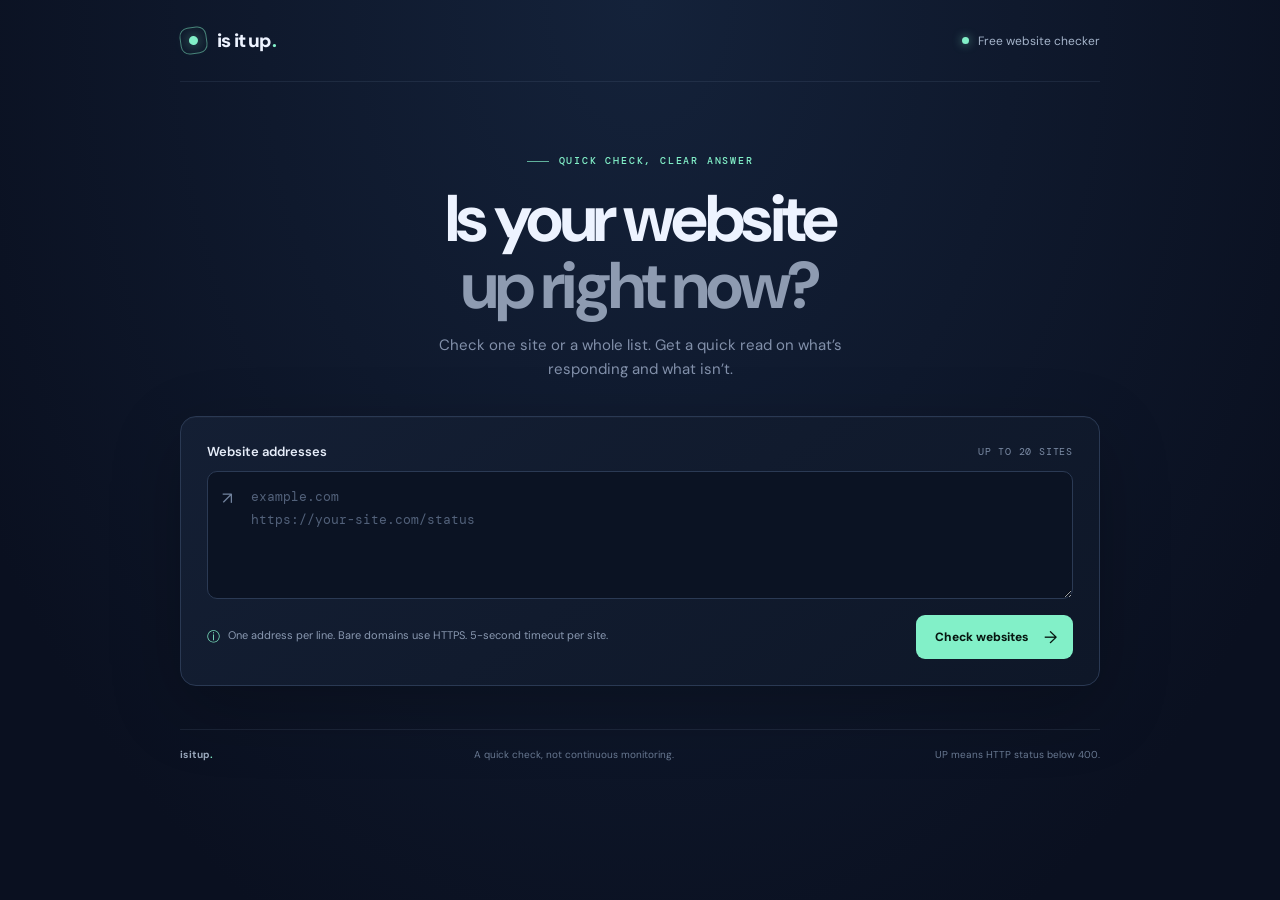
<file: docs/index.html>
<!DOCTYPE html>
<html lang="en">
<head>
  <meta charset="utf-8">
  <meta name="viewport" content="width=device-width, initial-scale=1">
  <meta name="theme-color" content="#0a1020">
  <meta name="description" content="Check whether websites are reachable. Get clear up, down, and unknown results in seconds.">
  <title>Is it up? — Website status checker</title>
  <link rel="stylesheet" href="style.css">
</head>
<body>
  <main class="page-shell">
    <header class="topbar">
      <a class="brand" href="./" aria-label="Is it up home"><span class="brand-mark" aria-hidden="true"><span></span></span><span>is it up<span class="brand-dot">.</span></span></a>
      <span class="topbar-note"><span class="live-dot" aria-hidden="true"></span> Free website checker</span>
    </header>

    <section class="hero" aria-labelledby="page-title">
      <div class="eyebrow"><span class="eyebrow-line"></span> QUICK CHECK, CLEAR ANSWER</div>
      <h1 id="page-title">Is your website<br><span>up right now?</span></h1>
      <p class="hero-copy">Check one site or a whole list. Get a quick read on what’s responding and what isn’t.</p>
    </section>

    <section class="checker-card" aria-label="Website checker">
      <form id="check-form">
        <div class="field-heading">
          <label for="urls">Website addresses</label>
          <span class="field-limit">UP TO 20 SITES</span>
        </div>
        <div class="input-wrap">
          <span class="input-icon" aria-hidden="true">↗</span>
          <textarea id="urls" name="urls" rows="4" spellcheck="false" autocapitalize="off" autocomplete="url" aria-describedby="url-hint" placeholder="example.com&#10;https://your-site.com/status"></textarea>
        </div>
        <div class="form-bottom">
          <p class="hint" id="url-hint"><span class="hint-icon" aria-hidden="true">ⓘ</span> One address per line. Bare domains use HTTPS. 5-second timeout per site.</p>
          <button type="submit" id="submit"><span>Check websites</span><span class="button-arrow" aria-hidden="true">→</span></button>
        </div>
      </form>
      <div id="message" class="banner error" role="status" aria-live="polite" hidden></div>
    </section>

    <section id="output" class="results-section" aria-live="polite" hidden>
      <div class="results-heading">
        <div><div class="section-kicker">CHECK RESULTS</div><h2>Your websites</h2></div>
        <div class="summary" id="summary"></div>
      </div>
      <div class="results-card">
        <table class="results" id="results">
          <thead><tr><th>Website</th><th>Status</th><th>HTTP</th><th>Response</th><th>Details</th></tr></thead>
          <tbody></tbody>
        </table>
      </div>
    </section>

    <footer class="site-footer"><span class="footer-brand">is it up<span class="brand-dot">.</span></span><span>A quick check, not continuous monitoring.</span><span>UP means HTTP status below 400.</span></footer>
  </main>
  <script src="app.js"></script>
</body>
</html>
</file>
<file: docs/style.css>
@import url('https://fonts.googleapis.com/css2?family=DM+Mono:wght@400;500&family=DM+Sans:wght@400;500;600;700;800&display=swap');

:root {
  color-scheme: dark;
  --bg: #0a1020;
  --card: #111a2d;
  --card-raised: #152139;
  --text: #edf3ff;
  --muted: #8290aa;
  --border: #25334c;
  --accent: #82f0c8;
  --accent-ink: #071711;
  --up: #69e6ad;
  --down: #ff7888;
  --unknown: #ffd078;
  --mono: 'DM Mono', ui-monospace, SFMono-Regular, Menlo, monospace;
  --sans: 'DM Sans', ui-sans-serif, system-ui, -apple-system, 'Segoe UI', sans-serif;
}

* { box-sizing: border-box; }
body {
  min-height: 100vh;
  margin: 0;
  padding: 0 24px;
  color: var(--text);
  background: radial-gradient(ellipse at 50% 0%, #14223a 0%, var(--bg) 47rem);
  font-family: var(--sans);
  -webkit-font-smoothing: antialiased;
}
button, textarea { font: inherit; }
.page-shell { width: min(100%, 920px); margin: 0 auto; }
.topbar { height: 82px; display: flex; align-items: center; justify-content: space-between; border-bottom: 1px solid rgba(130, 153, 190, .12); }
.brand { display: inline-flex; align-items: center; gap: 10px; color: var(--text); text-decoration: none; font-size: 19px; font-weight: 800; letter-spacing: -.8px; }
.brand-dot { color: var(--accent); }
.brand-mark { width: 27px; height: 27px; display: grid; place-items: center; border: 1px solid rgba(130,240,200,.5); border-radius: 9px; transform: rotate(-8deg); }
.brand-mark span { width: 9px; height: 9px; border-radius: 50%; background: var(--accent); box-shadow: 0 0 13px rgba(130,240,200,.7); }
.topbar-note { display: inline-flex; align-items: center; gap: 9px; color: #a5b4ca; font-size: 12px; }
.live-dot { width: 7px; height: 7px; border-radius: 50%; background: var(--accent); box-shadow: 0 0 10px rgba(130,240,200,.6); }
.hero { max-width: 650px; margin: 72px auto 34px; text-align: center; }
.eyebrow, .section-kicker { color: var(--accent); font: 500 10px/1.4 var(--mono); letter-spacing: 1.8px; }
.eyebrow { display: flex; align-items: center; justify-content: center; gap: 10px; }
.eyebrow-line { width: 22px; height: 1px; background: var(--accent); opacity: .7; }
h1 { margin: 17px 0 13px; font-size: clamp(42px, 7vw, 66px); line-height: 1.02; letter-spacing: -3.4px; font-weight: 700; }
h1 span { color: #8e9bb1; }
.hero-copy { max-width: 440px; margin: 0 auto; color: var(--muted); font-size: 15px; line-height: 1.65; }
.checker-card { padding: 26px; border: 1px solid #2a3953; border-radius: 16px; background: linear-gradient(145deg, rgba(20,31,52,.98), rgba(14,23,40,.98)); box-shadow: 0 22px 70px rgba(0,0,0,.24), inset 0 1px rgba(255,255,255,.025); }
.field-heading { display: flex; align-items: center; justify-content: space-between; margin-bottom: 11px; }
label { color: #e6edf9; font-size: 13px; font-weight: 600; }
.field-limit { color: #7b8ba5; font: 10px var(--mono); letter-spacing: .8px; }
.input-wrap { position: relative; }
.input-icon { position: absolute; top: 16px; left: 15px; color: #71829d; font-size: 17px; pointer-events: none; }
textarea { display: block; width: 100%; min-height: 128px; resize: vertical; padding: 14px 16px 14px 43px; border: 1px solid #2b3a54; border-radius: 10px; outline: none; background: #0b1323; color: #e9f1ff; font: 13px/1.75 var(--mono); transition: border-color .18s, box-shadow .18s; }
textarea::placeholder { color: #52617a; opacity: 1; }
textarea:focus { border-color: rgba(130,240,200,.65); box-shadow: 0 0 0 3px rgba(130,240,200,.08); }
.form-bottom { display: flex; align-items: center; justify-content: space-between; gap: 18px; margin-top: 16px; }
.hint { display: flex; align-items: flex-start; gap: 8px; margin: 0; color: #8a99b1; font-size: 11px; line-height: 1.5; }
.hint-icon { color: var(--accent); font-size: 13px; }
button { min-height: 44px; flex: 0 0 auto; display: inline-flex; align-items: center; justify-content: center; gap: 16px; padding: 0 16px 0 19px; border: 0; border-radius: 9px; background: var(--accent); color: var(--accent-ink); font-size: 12px; font-weight: 800; cursor: pointer; transition: transform .18s, background .18s, box-shadow .18s; }
button:hover:not(:disabled) { transform: translateY(-1px); background: #9af6d7; box-shadow: 0 7px 22px rgba(87,230,185,.18); }
button:focus-visible { outline: 2px solid white; outline-offset: 3px; }
button:disabled { opacity: .65; cursor: wait; }
.button-arrow { font-size: 17px; font-weight: 400; }
.banner { margin-top: 17px; padding: 12px 14px; border: 1px solid; border-radius: 9px; font-size: 12px; line-height: 1.5; }
.banner.error { border-color: rgba(255,120,136,.3); background: rgba(104,32,49,.22); color: #ffabb6; }
.banner.info { border-color: rgba(107,160,255,.25); background: rgba(38,66,117,.22); color: #b7d2ff; }
.results-section { margin-top: 42px; }
.results-heading { display: flex; align-items: end; justify-content: space-between; gap: 16px; margin-bottom: 13px; }
.results-heading h2 { margin: 6px 0 0; font-size: 21px; letter-spacing: -.6px; }
.summary { display: flex; justify-content: flex-end; flex-wrap: wrap; gap: 7px; }
.summary span { padding: 6px 9px; border: 1px solid #2a3951; border-radius: 999px; background: rgba(18,29,48,.8); color: #b5c1d4; font: 10px var(--mono); white-space: nowrap; }
.results-card { overflow-x: auto; padding: 7px 16px; border: 1px solid #263650; border-radius: 12px; background: rgba(16,26,44,.88); }
.results { width: 100%; border-collapse: collapse; }
.results th, .results td { padding: 13px 10px; border-bottom: 1px solid rgba(61,78,107,.4); text-align: left; font-size: 11px; }
.results th { color: #71819b; font: 9px var(--mono); letter-spacing: 1px; text-transform: uppercase; }
.results td { color: #c6d1e2; overflow-wrap: anywhere; }
.results tr:last-child td { border-bottom: 0; }
.results td:first-child { min-width: 210px; color: #e1e9f6; font-family: var(--mono); font-size: 10px; }
.badge { display: inline-flex; align-items: center; justify-content: center; min-width: 58px; padding: 5px 8px; border: 1px solid; border-radius: 999px; font: 500 9px var(--mono); letter-spacing: .6px; }
.badge.up { border-color: rgba(105,230,173,.2); background: rgba(105,230,173,.08); color: var(--up); }
.badge.down { border-color: rgba(255,120,136,.22); background: rgba(255,120,136,.08); color: var(--down); }
.badge.unknown { border-color: rgba(255,208,120,.2); background: rgba(255,208,120,.08); color: var(--unknown); }
.muted { color: #8d9bb1 !important; }
.site-footer { display: flex; align-items: center; justify-content: space-between; gap: 12px; margin: 43px 0 24px; padding-top: 18px; border-top: 1px solid rgba(130,153,190,.12); color: #687891; font-size: 10px; }
.footer-brand { color: #9aa8bc; font-weight: 700; letter-spacing: -.3px; }

@media (max-width: 620px) {
  body { padding: 0 16px; }
  .topbar { height: 68px; }
  .hero { margin: 54px auto 28px; }
  h1 { letter-spacing: -2.3px; }
  .hero-copy { max-width: 350px; font-size: 13px; }
  .checker-card { padding: 19px 16px; }
  .form-bottom { align-items: stretch; flex-direction: column; gap: 13px; }
  button { width: 100%; }
  .results-heading { align-items: flex-start; flex-direction: column; }
  .summary { justify-content: flex-start; }
  .results-card { padding: 5px 10px; }
  .results th, .results td { padding: 11px 7px; }
  .site-footer { align-items: flex-start; flex-direction: column; margin-top: 32px; }
}
@media (prefers-reduced-motion: reduce) {
  *, *::before, *::after { scroll-behavior: auto !important; transition-duration: .01ms !important; }
}
</file>
